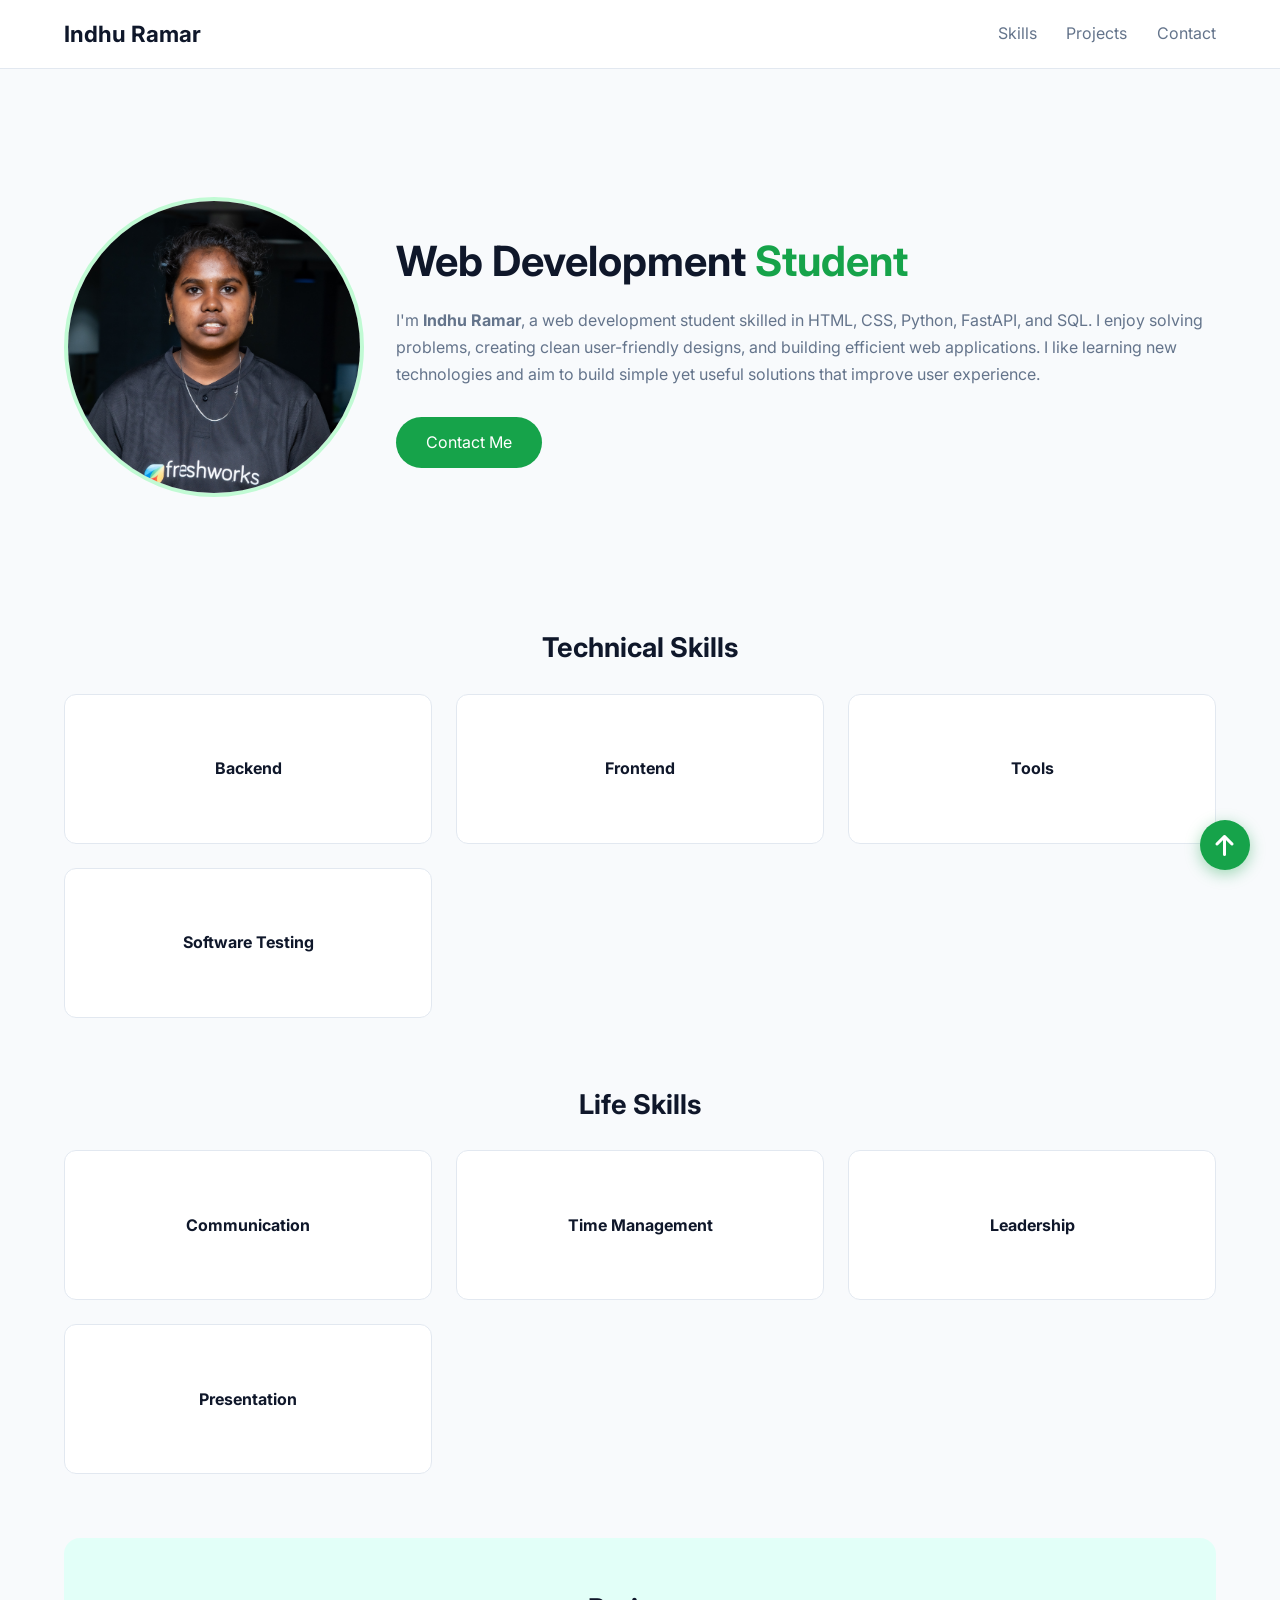
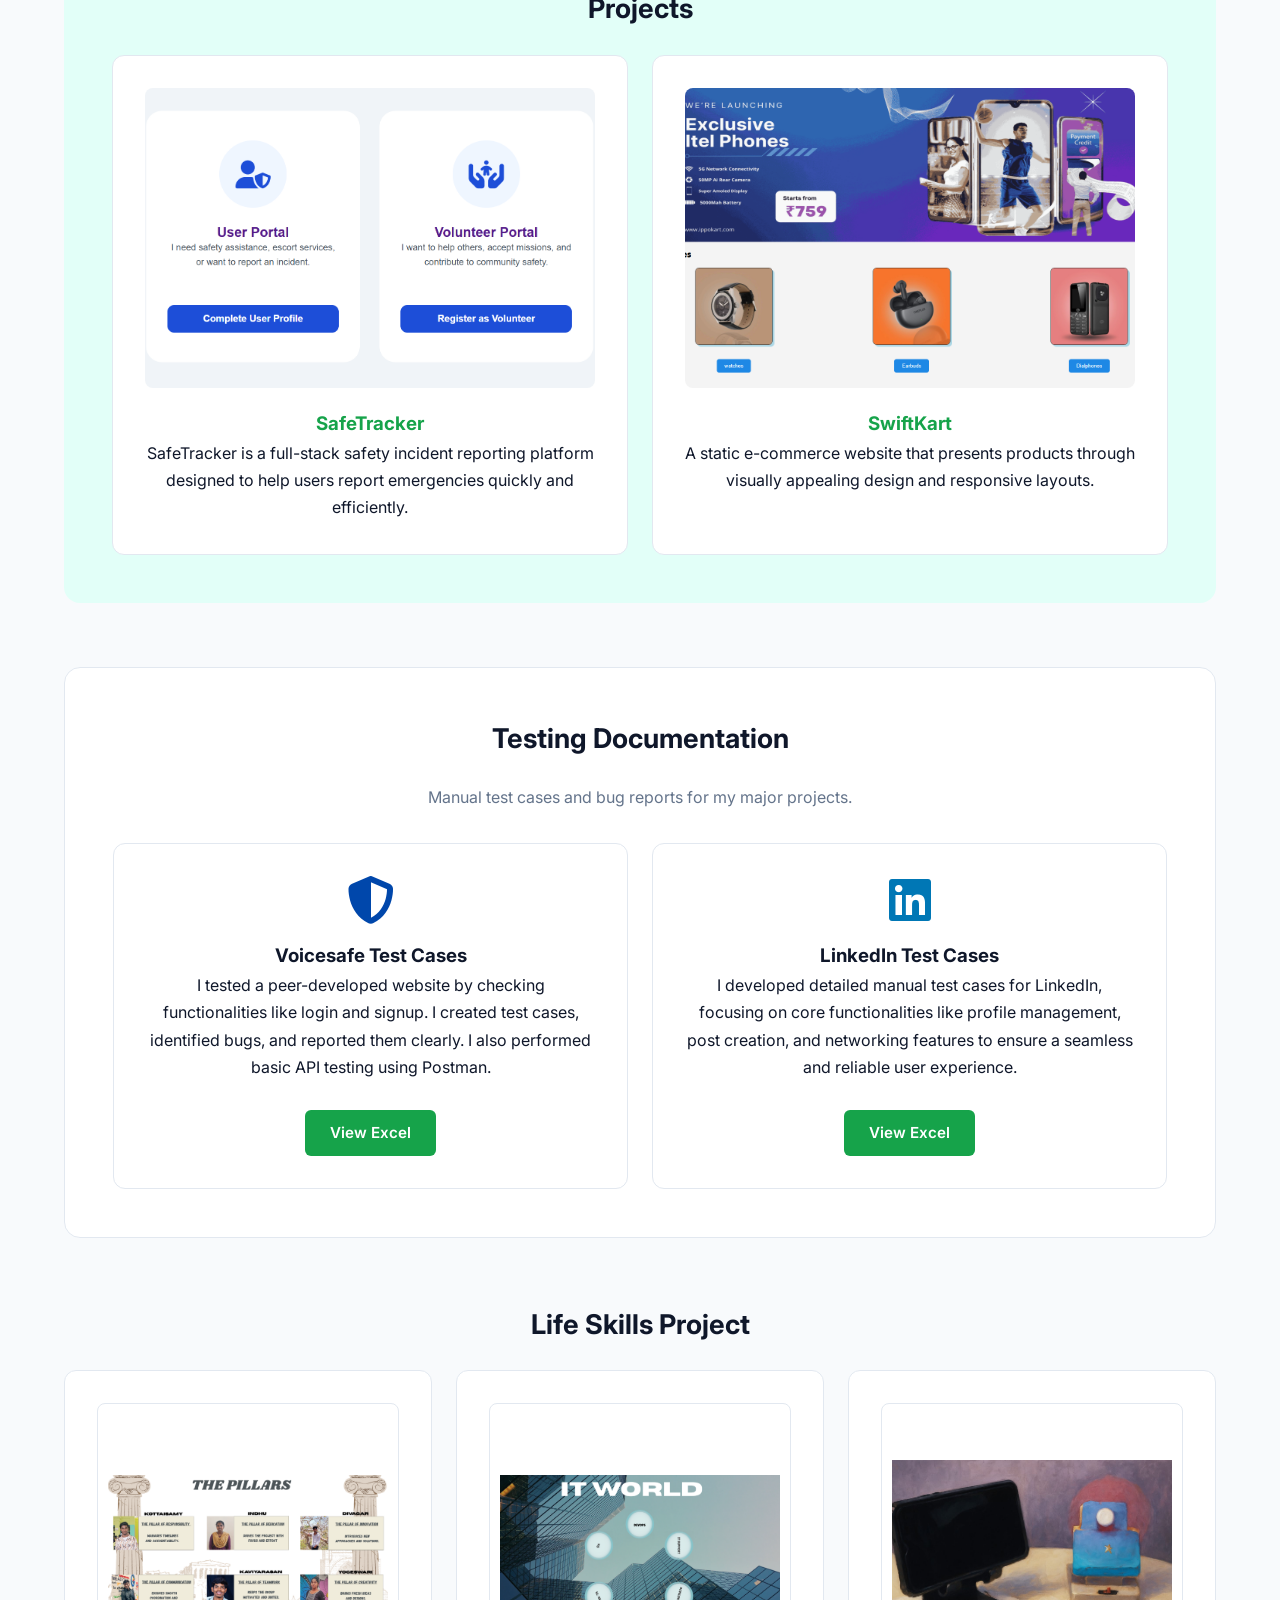
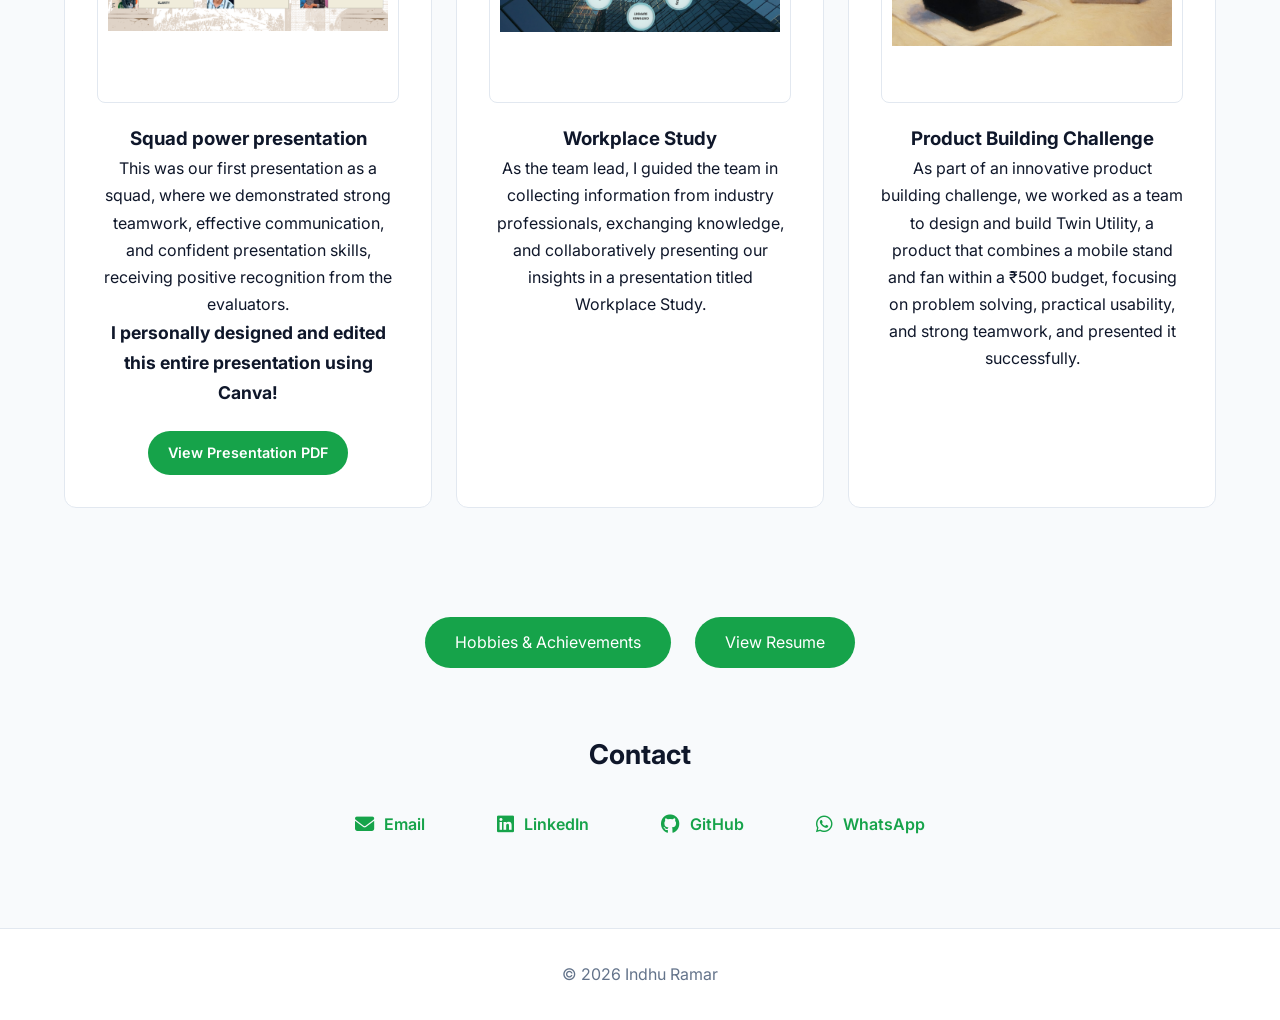
<file: index.html>
<!DOCTYPE html>
<html lang="en">

<head>
  <meta charset="UTF-8" />
  <meta name="viewport" content="width=device-width, initial-scale=1.0" />
  <title>Indhu Ramar | Portfolio</title>
  <link rel="icon" type="image/jpeg" href="images/profile.jpg" />

  <!-- Google Fonts -->
  <link href="https://fonts.googleapis.com/css2?family=Inter:wght@400;500;600;700&display=swap" rel="stylesheet" />

  <!-- Font Awesome -->
  <link rel="stylesheet" href="https://cdnjs.cloudflare.com/ajax/libs/font-awesome/6.4.0/css/all.min.css" />
  <link rel="stylesheet" href="./style.css?v=5" />
</head>

<body>
  <!-- NAVBAR -->
  <nav>
    <div class="container nav_content">
      <div class="logo">Indhu Ramar</div>
      <div class="nav_links">
        <a href="#skills">Skills</a>
        <a href="#projects">Projects</a>
        <a href="#contact">Contact</a>
      </div>
    </div>
  </nav>

  <main class="container">
    <!-- HERO SECTION -->
    <section class="hero">
      <img src="./images/profile.jpg" alt="Indhu Ramar" />
      <div>
        <h1>Web Development <span>Student</span></h1>
        <p>
          I'm <strong>Indhu Ramar</strong>, a web development student skilled
          in HTML, CSS, Python, FastAPI, and SQL. I enjoy solving problems,
          creating clean user-friendly designs, and building efficient web
          applications. I like learning new technologies and aim to build
          simple yet useful solutions that improve user experience.
        </p>
        <a href="#contact" class="btn">Contact Me</a>
      </div>
    </section>

    <div class="skill">
      <!-- TECHNICAL SKILLS -->
      <section id="skills">
        <h2>Technical Skills</h2>
        <div class="grid">
          <!-- Backend -->
          <div class="flip_card">
            <div class="flip_card_inner">
              <div class="flip_card_front">
                <strong>Backend</strong>
              </div>
              <div class="flip_card_back">
                <div class="skill_item">
                  <div class="skill_info">
                    <span><i class="fa-brands fa-python"></i> Python</span>
                  </div>
                </div>
                <div class="skill_item">
                  <div class="skill_info">
                    <span><i class="fa-solid fa-bolt"></i> FastAPI</span>
                  </div>
                </div>
                <div class="skill_item">
                  <div class="skill_info">
                    <span><i class="fa-solid fa-database"></i> SQL</span>
                  </div>
                </div>
              </div>
            </div>
          </div>

          <!-- Frontend -->
          <div class="flip_card">
            <div class="flip_card_inner">
              <div class="flip_card_front">
                <strong>Frontend</strong>
              </div>
              <div class="flip_card_back">
                <div class="skill_item">
                  <div class="skill_info">
                    <span><i class="fa-brands fa-html5"></i> HTML</span>
                  </div>
                </div>
                <div class="skill_item">
                  <div class="skill_info">
                    <span><i class="fa-brands fa-css3-alt"></i> CSS</span>
                  </div>
                </div>
                <div class="skill_item">
                  <div class="skill_info">
                    <span><i class="fa-brands fa-js"></i> JavaScript</span>
                  </div>
                </div>
              </div>
            </div>
          </div>

          <!-- Tools -->
          <div class="flip_card">
            <div class="flip_card_inner">
              <div class="flip_card_front">
                <strong>Tools</strong>
              </div>
              <div class="flip_card_back">
                <div style="display: grid; grid-template-columns: 1fr 1fr; gap: 5px; width: 100%;">
                  <div class="skill_item" style="margin-bottom: 0;">
                    <div class="skill_info" style="margin-bottom: 0;">
                      <span><i class="fa-brands fa-github"></i> GitHub</span>
                    </div>
                  </div>
                  <div class="skill_item" style="margin-bottom: 0;">
                    <div class="skill_info" style="margin-bottom: 0;">
                      <span><i class="fa-brands fa-figma"></i> Figma</span>
                    </div>
                  </div>
                  <div class="skill_item" style="margin-bottom: 0;">
                    <div class="skill_info" style="margin-bottom: 0;">
                      <span><i class="fa-solid fa-code"></i> VS Code</span>
                    </div>
                  </div>
                  <div class="skill_item" style="margin-bottom: 0;">
                    <div class="skill_info" style="margin-bottom: 0;">
                      <span><i class="fa-solid fa-paper-plane"></i> Postman</span>
                    </div>
                  </div>
                  <div class="skill_item" style="margin-bottom: 0;">
                    <div class="skill_info" style="margin-bottom: 0;">
                      <span><i class="fa-solid fa-masks-theater"></i> Playwright</span>
                    </div>
                  </div>
                  <div class="skill_item" style="margin-bottom: 0;">
                    <div class="skill_info" style="margin-bottom: 0;">
                      <span><i class="fa-solid fa-caret-up"></i> Vercel</span>
                    </div>
                  </div>
                </div>
              </div>
            </div>
          </div>

          <!-- Testing -->
          <div class="flip_card">
            <div class="flip_card_inner">
              <div class="flip_card_front">
                <strong>Software Testing</strong>
              </div>
              <div class="flip_card_back">
                <div class="skill_item">
                  <div class="skill_info">
                    <span><i class="fa-solid fa-vial"></i> Manual Testing</span>
                  </div>
                </div>
                <div class="skill_item">
                  <div class="skill_info">
                    <span><i class="fa-solid fa-robot"></i> Automation</span>
                  </div>
                </div>
                <div class="skill_item">
                  <div class="skill_info">
                    <span><i class="fa-solid fa-bug"></i> Bug Reporting</span>
                  </div>
                </div>
              </div>
            </div>
          </div>
        </div>
      </section>

      <!-- LIFE SKILLS -->
      <section>
        <h2>Life Skills</h2>
        <div class="grid">
          <div class="flip_card">
            <div class="flip_card_inner">
              <div class="flip_card_front">
                <strong>Communication</strong>
              </div>
              <div class="flip_card_back">
                <i class="fa-solid fa-comments" style="font-size: 2rem; margin-bottom: 10px; color: #fff;"></i>
                <strong>Communication</strong>
                <span>70%</span>
                <div class="progress_bar_container">
                  <div class="progress_fill" style="width: 70%"></div>
                </div>
              </div>
            </div>
          </div>

          <div class="flip_card">
            <div class="flip_card_inner">
              <div class="flip_card_front">
                <strong>Time Management</strong>
              </div>
              <div class="flip_card_back">
                <i class="fa-solid fa-hourglass-half" style="font-size: 2rem; margin-bottom: 10px; color: #fff;"></i>
                <strong>Time Management</strong>
                <span>70%</span>
                <div class="progress_bar_container">
                  <div class="progress_fill" style="width: 70%"></div>
                </div>
              </div>
            </div>
          </div>

          <div class="flip_card">
            <div class="flip_card_inner">
              <div class="flip_card_front">
                <strong>Leadership</strong>
              </div>
              <div class="flip_card_back">
                <i class="fa-solid fa-users-gear" style="font-size: 2rem; margin-bottom: 10px; color: #fff;"></i>
                <strong>Leadership</strong>
                <span>70%</span>
                <div class="progress_bar_container">
                  <div class="progress_fill" style="width: 70%"></div>
                </div>
              </div>
            </div>
          </div>

          <div class="flip_card">
            <div class="flip_card_inner">
              <div class="flip_card_front">
                <strong>Presentation</strong>
              </div>
              <div class="flip_card_back">
                <i class="fa-solid fa-person-chalkboard" style="font-size: 2rem; margin-bottom: 10px; color: #fff;"></i>
                <strong>Presentation</strong>
                <span>70%</span>
                <div class="progress_bar_container">
                  <div class="progress_fill" style="width: 70%"></div>
                </div>
              </div>
            </div>
          </div>
        </div>
      </section>
    </div>

    <!-- PROJECTS -->
    <section id="projects" class="soft_bg">
      <h2>Projects</h2>
      <div class="grid">
        <div class="card">
          <a href="https://safe-tracker-full-stack.vercel.app/" target="_blank" class="project-link">
<img 
  src="https://rbindhu130-glitch.github.io/portfolio/images/safetracker.png"
  alt="SafeTracker Project"
  class="project-img"
/>
            <h3>SafeTracker</h3>
          </a>
          <p>
            SafeTracker is a full-stack safety incident reporting platform
            designed to help users report emergencies quickly and efficiently.
          </p>
        </div>

        <div class="card">
          <a href="https://rbindhu130-glitch.github.io/static_swiftcart/" target="_blank" class="project-link">
            <img src="images/swiftkart.png" alt="SwiftKart Project" class="project-img" />
            <h3>SwiftKart</h3>
          </a>
          <p>
            A static e-commerce website that presents products through
            visually appealing design and responsive layouts.
          </p>
        </div>
      </div>
    </section>

    <!-- TESTING PROJECTS -->
    <section id="testing_docs" class="soft_bg" style="margin-top: 4rem; background: #fff; border: 1px solid var(--border);">
      <h2 style="text-align: center">Testing Documentation</h2>
      <p style="text-align: center; color: var(--muted); margin-bottom: 2rem;">Manual test cases and bug reports for my major projects.</p>
      <div class="grid">
        <div class="card">
          <i class="fa-solid fa-shield-halved" style="font-size: 3rem; color: #0047AB; margin-bottom: 1rem;"></i>
          <h3>Voicesafe Test Cases</h3>
          <p>I tested a peer-developed website by checking functionalities like login and signup. I created test cases, identified bugs, and reported them clearly. I also performed basic API testing using Postman.</p>
          <a href="https://docs.google.com/spreadsheets/d/1OZt_3mrUD1_7qeNckOaOy7QvDDAC1AENZlRCYcIxhU0/edit?usp=sharing" target="_blank" class="btn" style="background: var(--accent-green); color: #fff !important; padding: 10px 25px; font-size: 0.95rem; border-radius: 6px;">View Excel</a>
        </div>

        <div class="card">
          <i class="fa-brands fa-linkedin" style="font-size: 3rem; color: #0077b5; margin-bottom: 1rem;"></i>
          <h3>LinkedIn Test Cases</h3>
          <p>I developed detailed manual test cases for LinkedIn, focusing on core functionalities like profile management, post creation, and networking features to ensure a seamless and reliable user experience.</p>
          <a href="https://docs.google.com/spreadsheets/d/1JrEQK1cEK1GLWD-8g2ZLKQZixShwOcOtOJagkWiOR80/edit?usp=sharing" target="_blank" class="btn" style="background: var(--accent-green); color: #fff !important; padding: 10px 25px; font-size: 0.95rem; border-radius: 6px;">View Excel</a>
        </div>
      </div>
    </section>

    <!-- LIFE SKILLS PROJECTS -->
    <section id="life_skills">
      <h2 style="text-align: center">Life Skills Project</h2>
      <div class="grid">
        <div class="card">
          <img src="images/project1.png" alt="IT World Map" class="project-img" />
          <h3>Squad power presentation</h3>
          <p>This was our first presentation as a squad, where we demonstrated strong teamwork, effective communication,
            and confident presentation skills, receiving positive recognition from the evaluators. <strong>I personally designed and edited this entire presentation using Canva!</strong></p>
          <a href="./SquadPower.pdf" target="_blank" class="btn" style="margin-top: 15px; display: inline-block; padding: 10px 20px; font-size: 0.9rem; color: white !important;">View Presentation PDF</a>
        </div>

        <div class="card">
          <img src="./images/project2.png" alt="Project Pillars" class="project-img" />
          <h3>Workplace Study</h3>
          <p>As the team lead, I guided the team in collecting information from industry professionals, exchanging
            knowledge, and collaboratively presenting our insights in a presentation titled Workplace Study.</p>
        </div>

        <div class="card">
          <img src="./images/project3.jpeg" alt="Life Skill Concept" class="project-img" />
          <h3>Product Building Challenge</h3>
          <p>As part of an innovative product building challenge, we worked as a team to design and build Twin Utility,
            a product that combines a mobile stand and fan within a ₹500 budget, focusing on problem solving, practical
            usability, and strong teamwork, and presented it successfully.</p>
        </div>
      </div>
    </section>
    <div class="more" style="display: flex; justify-content: center; gap: 1.5rem; flex-wrap: wrap;">
      <a href="./hobbies.html" class="btn">Hobbies & Achievements</a>
      <a href="https://docs.google.com/document/d/1NGDghX465tv0pipl295mmdUm-Jv1igpM36LlhGF-H4c/edit?usp=sharing" class="btn" target="_blank">View Resume</a>
    </div>

    <!-- CONTACT -->
    <section id="contact">
      <h2 style="text-align: center">Contact</h2>
      <div class="contact_links">
        <a href="mailto:rbindhu130@gmail.com"><i class="fa-solid fa-envelope"></i> Email</a>
        <a href="https://www.linkedin.com/in/indhu-r-717021374" target="_blank"><i class="fa-brands fa-linkedin"></i>
          LinkedIn</a>
        <a href="https://github.com/rbindhu130-glitch" target="_blank"><i class="fa-brands fa-github"></i> GitHub</a>
        <a href="https://wa.me/919043402074" target="_blank"><i class="fa-brands fa-whatsapp"></i> WhatsApp</a>
      </div>
    </section>
  </main>

  <!-- FOOTER -->
  <footer>
    <div class="container">&copy; 2026 Indhu Ramar</div>
  </footer>
  <!-- BACK TO TOP BUTTON -->
  <a href="#" class="back-to-top" id="backToTop">
    <i class="fa-solid fa-arrow-up"></i>
  </a>
</body>

</html>
</file>
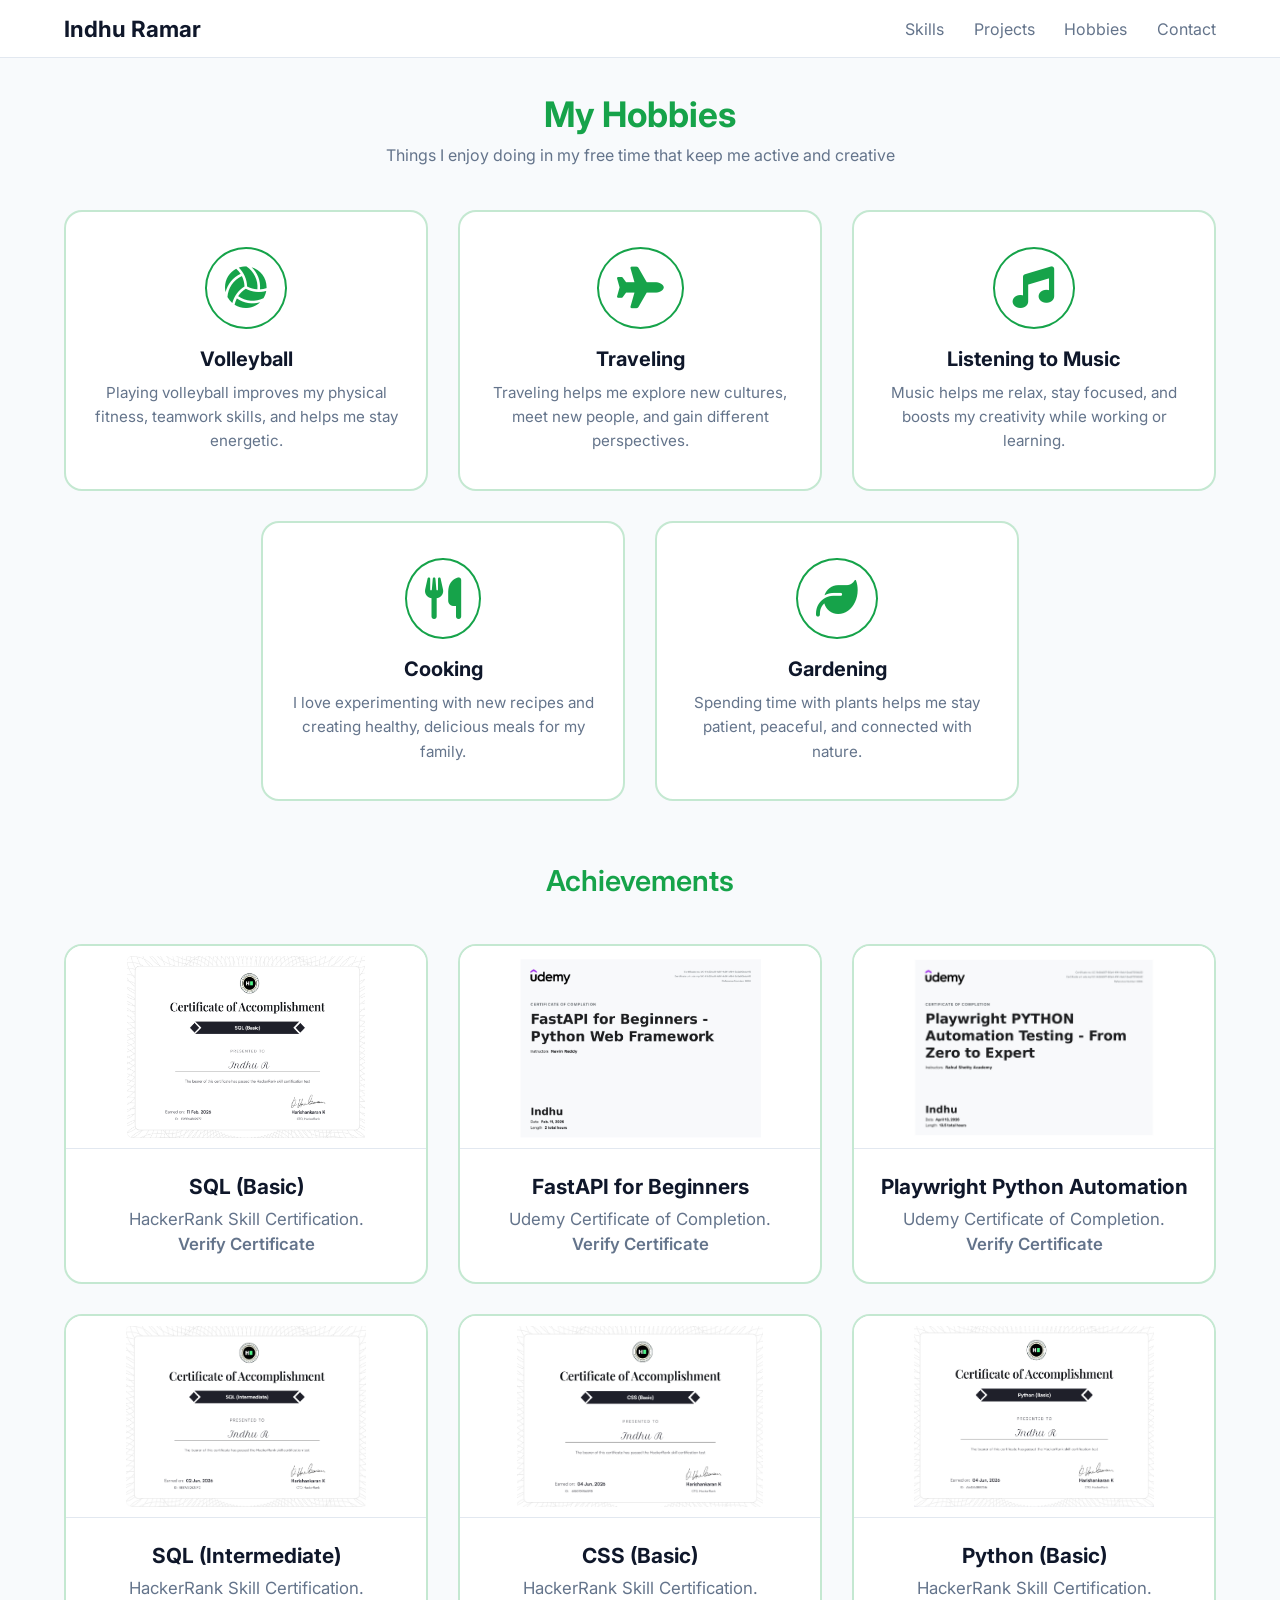
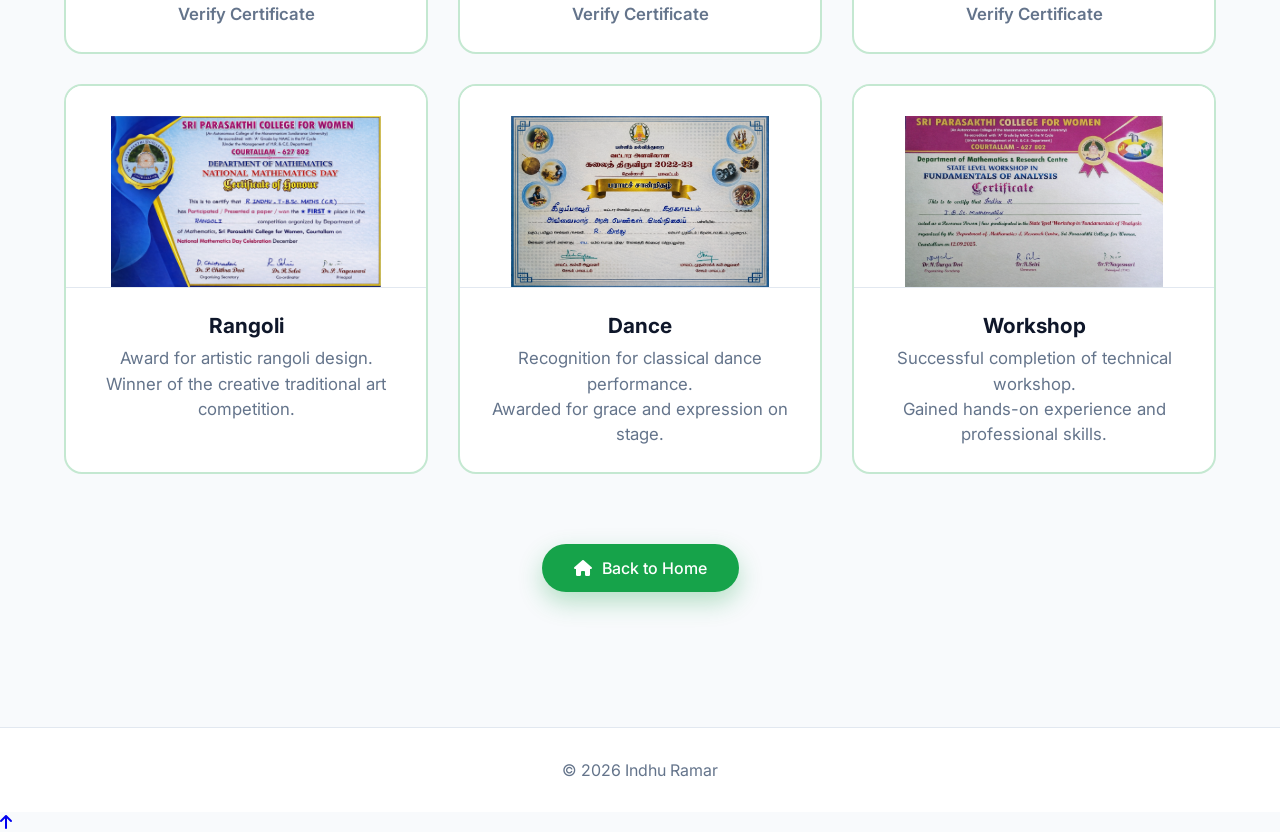
<file: hobbies.html>
<!DOCTYPE html>
<html lang="en">

<head>
  <meta charset="UTF-8" />
  <meta name="viewport" content="width=device-width, initial-scale=1.0" />
  <title>Hobbies | Indhu Ramar</title>
  <link rel="icon" type="image/jpeg" href="images/profile.jpg" />

  <link href="https://fonts.googleapis.com/css2?family=Inter:wght@400;500;600;700&display=swap" rel="stylesheet" />

  <link rel="stylesheet" href="https://cdnjs.cloudflare.com/ajax/libs/font-awesome/6.4.0/css/all.min.css" />
  <link rel="stylesheet" href="hobbies.css?v=7" />

  <style>
    /* Achievements heading styling */
    .achievements_heading {
      width: 100%;
      text-align: center;
      margin: 2rem 0 1rem 0;
      font-size: 1.8rem;
      color: #16a34a;
      font-weight: 600;
    }
  </style>
</head>

<body>
  <nav>
    <div class="container nav_content">
      <div class="logo">Indhu Ramar</div>
      <div class="nav_links">
        <a href="./index.html#skills">Skills</a>
        <a href="./index.html#projects">Projects</a>
        <a href="#">Hobbies</a>
        <a href="./index.html#contact">Contact</a>
      </div>
    </div>
  </nav>

  <main>
    <h2>My Hobbies</h2>
    <p class="subtitle">
      Things I enjoy doing in my free time that keep me active and creative
    </p>

    <div class="hobby_grid">
      <!-- First 3: Original Hobbies -->
      <div class="hobby_card">
        <i class="fa-solid fa-volleyball"></i>
        <h3>Volleyball</h3>
        <p>
          Playing volleyball improves my physical fitness, teamwork skills,
          and helps me stay energetic.
        </p>
      </div>

      <div class="hobby_card">
        <i class="fa-solid fa-plane"></i>
        <h3>Traveling</h3>
        <p>
          Traveling helps me explore new cultures, meet new people, and gain
          different perspectives.
        </p>
      </div>

      <div class="hobby_card">
        <i class="fa-solid fa-music"></i>
        <h3>Listening to Music</h3>
        <p>
          Music helps me relax, stay focused, and boosts my creativity while
          working or learning.
        </p>
      </div>

      <div class="hobby_card">
        <i class="fa-solid fa-utensils"></i>
        <h3>Cooking</h3>
        <p>
          I love experimenting with new recipes and creating healthy,
          delicious meals for my family.
        </p>
      </div>

      <div class="hobby_card">
        <i class="fa-solid fa-leaf"></i>
        <h3>Gardening</h3>
        <p>
          Spending time with plants helps me stay patient, peaceful,
          and connected with nature.
        </p>
      </div>

      <!-- Achievements Section Heading -->
      <h2 class="achievements_heading">Achievements</h2>

      <!-- Next 3: Achievements -->
      <div class="achievement_card">
        <div class="achievement_img_container">
          <img src="images/sql_basic_certificate.png" alt="HackerRank SQL Basic Certificate" class="achievement_img" style="object-fit: contain; padding: 10px;" />
        </div>
        <div class="achievement_content">
          <h3>SQL (Basic)</h3>
          <p>HackerRank Skill Certification.<br><a href="https://www.hackerrank.com/certificates/E2FE64B12977" target="_blank" style="color: var(--accent-green); text-decoration: none; font-weight: 600;">Verify Certificate</a></p>
        </div>
      </div>

      <div class="achievement_card">
        <div class="achievement_img_container">
          <img src="images/fastapi_certificate.png" alt="FastAPI Certificate" class="achievement_img" style="object-fit: contain; padding: 10px;" />
        </div>
        <div class="achievement_content">
          <h3>FastAPI for Beginners</h3>
          <p>Udemy Certificate of Completion.<br><a href="https://ude.my/UC-61c52ed0-fd5f-4c9f-bf84-5c2a00bdc4f2" target="_blank" style="color: var(--accent-green); text-decoration: none; font-weight: 600;">Verify Certificate</a></p>
        </div>
      </div>

      <div class="achievement_card">
        <div class="achievement_img_container">
          <img src="images/playwright_certificate.png" alt="Udemy Playwright Certificate" class="achievement_img" style="object-fit: contain; padding: 10px;" />
        </div>
        <div class="achievement_content">
          <h3>Playwright Python Automation</h3>
          <p>Udemy Certificate of Completion.<br><a href="https://ude.my/UC-9c8db5f7-80a4-4f41-9eb1-2eab7210db32" target="_blank" style="color: var(--accent-green); text-decoration: none; font-weight: 600;">Verify Certificate</a></p>
        </div>
      </div>

      <div class="achievement_card">
        <div class="achievement_img_container">
          <img src="images/sql_certificate.png" alt="HackerRank SQL Certificate" class="achievement_img" style="object-fit: contain; padding: 10px;" />
        </div>
        <div class="achievement_content">
          <h3>SQL (Intermediate)</h3>
          <p>HackerRank Skill Certification.<br><a href="https://www.hackerrank.com/certificates/BE57AE2434FD" target="_blank" style="color: var(--accent-green); text-decoration: none; font-weight: 600;">Verify Certificate</a></p>
        </div>
      </div>

      <div class="achievement_card">
        <div class="achievement_img_container">
          <img src="images/css_basic_certificate.png" alt="HackerRank CSS Basic Certificate" class="achievement_img" style="object-fit: contain; padding: 10px;" />
        </div>
        <div class="achievement_content">
          <h3>CSS (Basic)</h3>
          <p>HackerRank Skill Certification.<br><a href="https://www.hackerrank.com/certificates/6155759565FB" target="_blank" style="color: var(--accent-green); text-decoration: none; font-weight: 600;">Verify Certificate</a></p>
        </div>
      </div>

      <div class="achievement_card">
        <div class="achievement_img_container">
          <img src="images/python_basic_certificate.png" alt="HackerRank Python Basic Certificate" class="achievement_img" style="object-fit: contain; padding: 10px;" />
        </div>
        <div class="achievement_content">
          <h3>Python (Basic)</h3>
          <p>HackerRank Skill Certification.<br><a href="https://www.hackerrank.com/certificates/A64363BB7516" target="_blank" style="color: var(--accent-green); text-decoration: none; font-weight: 600;">Verify Certificate</a></p>
        </div>
      </div>

      <div class="achievement_card">
        <div class="achievement_img_container">
          <img src="images/certificate1.png" alt="Rangoli" class="achievement_img" />
        </div>
        <div class="achievement_content">
          <h3>Rangoli</h3>
          <p>Award for artistic rangoli design.<br>Winner of the creative traditional art competition.</p>
        </div>
      </div>

      <div class="achievement_card">
        <div class="achievement_img_container">
          <img src="images/cartificate3.png" alt="Dance" class="achievement_img" />
        </div>
        <div class="achievement_content">
          <h3>Dance</h3>
          <p>Recognition for classical dance performance.<br>Awarded for grace and expression on stage.</p>
        </div>
      </div>

      <div class="achievement_card">
        <div class="achievement_img_container">
          <img src="images/certificate4.png" alt="Workshop" class="achievement_img" />
        </div>
        <div class="achievement_content">
          <h3>Workshop</h3>
          <p>Successful completion of technical workshop.<br>Gained hands-on experience and professional skills.</p>
        </div>
      </div>
    </div>

    <div class="back_home">
      <a href="./index.html">
        <i class="fa-solid fa-house"></i> Back to Home
      </a>
    </div>

  </main>

  <footer>
    <div class="container">&copy; 2026 Indhu Ramar</div>
  </footer>
  <!-- BACK TO TOP BUTTON -->
  <a href="#" class="back-to-top" id="backToTop">
    <i class="fa-solid fa-arrow-up"></i>
  </a>
</body>

</html>
</file>
<file: style.css>
html {
  scroll-behavior: smooth;
}

:root {
  --bg: #f8fafc;
  --text: #0f172a;
  --muted: #64748b;
  --border: #e2e8f0;
  --accent-green: #16a34a;
  --accent-green-soft: #c1fad4;
  --soft: #e2fff8;
}

* {
  margin: 0;
  padding: 0;
  box-sizing: border-box;
}

body {
  font-family: "Inter", sans-serif;
  background: var(--bg);
  color: var(--text);
  line-height: 1.7;
}

.container {
  width: 100%;
  padding: 0 5%;
  box-sizing: border-box;
}

nav {
  background: #fff;
  border-bottom: 1px solid var(--border);
  padding: 15px 0;
}

.nav_content {
  display: flex;
  justify-content: space-between;
  align-items: center;
}

.logo {
  font-weight: 700;
  font-size: 1.4rem;
}

.nav_links a {
  margin-left: 1.6rem;
  text-decoration: none;
  color: var(--muted);
  transition: 0.3s ease;
}

.nav_links a:hover {
  color: var(--accent-green);
}

.hero {
  display: flex;
  align-items: center;
  gap: 2rem;
  padding: 4rem 0;
}

.hero img {
  width: 300px;
  height: 300px;
  border-radius: 50%;
  object-fit: cover;
  border: 4px solid var(--accent-green-soft);
}

.hero h1 {
  font-size: 2.6rem;
}

.hero span {
  color: var(--accent-green);
}

.hero p {
  color: var(--muted);
  margin-top: 10px;
}

.btn {
  display: inline-block;
  margin-top: 1.8rem;
  padding: 12px 30px;
  background: var(--accent-green);
  color: #fff;
  text-decoration: none;
  border-radius: 8px;
  transition: 0.3s ease;
}

.btn:hover {
  background: var(--accent-green-soft);
  color: var(--accent-green);
  transform: translateY(-2px);
}

.btn-outline {
  background: transparent;
  color: var(--accent-green);
  border: 2px solid var(--accent-green);
  padding: 10px 28px;
}

.btn-outline:hover {
  background: var(--accent-green);
  color: #fff;
}

section {
  margin-top: 4rem;
  opacity: 0;
  transform: translateY(30px);
  animation: fadeUp 0.8s ease forwards;
}

@keyframes fadeUp {
  from {
    opacity: 0;
    transform: translateY(30px);
  }

  to {
    opacity: 1;
    transform: translateY(0);
  }
}

section:nth-child(1) {
  animation-delay: 0.1s;
}

section:nth-child(2) {
  animation-delay: 0.3s;
}

section:nth-child(3) {
  animation-delay: 0.5s;
}

section:nth-child(4) {
  animation-delay: 0.7s;
}

section:nth-child(5) {
  animation-delay: 0.9s;
}

section h2 {
  font-size: 1.7rem;
  margin-bottom: 1.4rem;
}

.grid {
  display: grid;
  grid-template-columns: repeat(auto-fit, minmax(280px, 1fr));
  gap: 1.5rem;
}

.card {
  background: #fff;
  border: 1px solid var(--border);
  padding: 2rem;
  border-radius: 12px;
  transition: 0.3s ease;
  text-align: center;
}

.card:hover {
  background: var(--accent-green-soft);
  transform: translateY(-6px);
  box-shadow: 0 12px 25px rgba(22, 163, 74, 0.15);
}

.card strong {
  display: block;
  margin-bottom: 8px;
  font-size: 1.1rem;
}

.card a {
  text-decoration: none;
  color: var(--accent-green);
  font-weight: 600;
}

.soft_bg {
  background: var(--soft);
  padding: 3rem;
  border-radius: 16px;
  text-align: center;
}

.contact_links {
  display: flex;
  justify-content: center;
  gap: 2rem;
  margin-top: 1rem;
}

.contact_links a {
  text-decoration: none;
  color: var(--accent-green);
  font-weight: 600;
  padding: 10px 20px;
  border-radius: 6px;
  transition: 0.3s ease;
  display: flex;
  align-items: center;
  gap: 10px;
}

.contact_links i {
  font-size: 1.2rem;
}

.contact_links a:hover {
  background: var(--accent-green-soft);
  transform: translateY(-2px);
}


footer {
  margin-top: 5rem;
  border-top: 1px solid var(--border);
  padding: 2rem 0;
  text-align: center;
  color: var(--muted);
  background: #fff;
}

.flip_card {
  background-color: transparent;
  width: 100%;
  height: 150px;
  perspective: 1000px;
}

.flip_card_inner {
  position: relative;
  width: 100%;
  height: 100%;
  text-align: center;
  transition: transform 0.6s;
  transform-style: preserve-3d;
}

.flip_card:hover .flip_card_inner {
  transform: rotateY(180deg);
}

.flip_card_front,
.flip_card_back {
  position: absolute;
  width: 100%;
  height: 100%;
  backface-visibility: hidden;
  border-radius: 12px;
  display: flex;
  flex-direction: column;
  justify-content: center;
  align-items: center;
  border: 1px solid var(--border);
  padding: 10px;
}

.flip_card_front {
  background-color: #fff;
  color: var(--text);
}

.flip_card_back {
  background-color: var(--accent-green-soft);
  color: var(--text);
  transform: rotateY(180deg);
  padding: 20px;
  text-align: center;
  align-items: center;
}

.skill_item {
  width: 100%;
  margin-bottom: 10px;
}

.skill_info {
  display: flex;
  justify-content: center;
  font-size: 0.85rem !important;
  font-weight: 600;
  margin-bottom: 8px;
  width: 100%;
}

.skill_info span i {
  margin-right: 8px;
}

/* Skill Icon Colors */
.skill_info span .fa-python { color: #3776AB !important; }
.skill_info span .fa-bolt { color: #009688 !important; }
.skill_info span .fa-database { color: #00758F !important; }
.skill_info span .fa-html5 { color: #E34F26 !important; }
.skill_info span .fa-css3-alt { color: #1572B6 !important; }
.skill_info span .fa-js { color: #d6b802 !important; }
.skill_info span .fa-github { color: #181717 !important; }
.skill_info span .fa-figma { color: #F24E1E !important; }
.skill_info span .fa-code { color: #007ACC !important; }
.skill_info span .fa-paper-plane { color: #FF6C37 !important; }
.skill_info span .fa-masks-theater { color: #2EAD33 !important; }
.skill_info span .fa-caret-up { color: #000000 !important; }
.skill_info span .fa-vial { color: #E91E63 !important; }
.skill_info span .fa-robot { color: #607D8B !important; }
.skill_info span .fa-bug { color: #F44336 !important; }

.progress_bar_container {
  width: 100%;
  background: #fff;
  border-radius: 10px;
  height: 8px;
  margin-top: 4px;
}

.progress_fill {
  background: var(--accent-green);
  height: 100%;
  border-radius: 10px;
}

.flip_card_front i {
  font-size: 1.5rem;
  color: var(--accent-green);
  margin-bottom: 5px;
}

.more {
  text-align: center;
  margin-top: 80px;
}

.btn {
  padding: 12px 30px;
  border-radius: 40px;
}

.project-img {
  width: 100%;
  height: 300px;
  object-fit: cover;
  border-radius: 8px;
  margin-bottom: 12px;
  background: #e2e8f0;
}

#life_skills .project-img {
  object-fit: contain;
  background: #fff;
  padding: 10px;
  border: 1px solid var(--border);
}

.skill {
  text-align: center;
}

/* BACK TO TOP BUTTON */
.back-to-top {
  position: fixed;
  bottom: 30px;
  right: 30px;
  background: var(--accent-green);
  color: #fff;
  width: 50px;
  height: 50px;
  border-radius: 50%;
  display: flex;
  justify-content: center;
  align-items: center;
  text-decoration: none;
  font-size: 1.5rem;
  box-shadow: 0 4px 15px rgba(22, 163, 74, 0.4);
  transition: 0.3s ease;
  z-index: 999;
}

.back-to-top:hover {
  background: #22c55e;
  transform: translateY(-5px);
  box-shadow: 0 6px 20px rgba(22, 163, 74, 0.6);
}

/* MEDIA QUERIES */
/* Mobile Devices (up to 600px) */
@media (max-width: 600px) {
  .hero {
    flex-direction: column;
    text-align: center;
    gap: 1.5rem;
  }

  .hero img {
    width: 200px;
    height: 200px;
  }

  .hero h1 {
    font-size: 2rem;
  }

  .hero p {
    font-size: 0.9rem;
  }

  nav .nav_links a {
    margin-left: 1rem;
    font-size: 0.9rem;
  }

  .grid {
    grid-template-columns: 1fr;
  }

  .soft_bg img {
    width: 100%;
    height: 100px;
  }

  .flip_card {
    height: 180px;
  }

  .project-img {
    height: 200px;
    width: 200px;
  }

  .btn {
    padding: 10px 20px;
    font-size: 0.9rem;
  }

  .contact_links {
    flex-direction: column;
    gap: 1rem;
  }
}

/* Tablets (601px – 1024px) */
@media (min-width: 601px) and (max-width: 1024px) {
  .hero {
    flex-direction: column;
    text-align: center;
    gap: 2rem;
  }

  .hero img {
    width: 250px;
    height: 250px;
  }

  .hero h1 {
    font-size: 2.2rem;
  }

  .hero p {
    font-size: 1rem;
  }

  .grid {
    grid-template-columns: repeat(auto-fit, minmax(250px, 1fr));
  }

  .project-img {
    height: 250px;
  }
}

/* --- CUSTOM SCROLLBAR --- */
::-webkit-scrollbar {
  width: 12px;
}
::-webkit-scrollbar-track {
  background: #f1f1f1;
}
::-webkit-scrollbar-thumb {
  background: var(--accent-green);
  border-radius: 6px;
  border: 3px solid #f1f1f1;
}
::-webkit-scrollbar-thumb:hover {
  background: #2E7D32;
}
</file>
<file: hobbies.css>
:root {
  --bg: #f8fafc;
  --text: #0f172a;
  --muted: #64748b;
  --border: #e2e8f0;
  --green: #16a34a;
  --green-soft: #c1fad4;
  --green-dark: #065f46;
}

* {
  margin: 0;
  padding: 0;
  box-sizing: border-box;
}

body {
  font-family: "Inter", sans-serif;
  background: var(--bg);
  color: var(--text);
}

/* ===== CONTAINER ===== */
.container {
  width: 100%;
  padding: 0 5%;
}

/* ===== NAVBAR ===== */
nav {
  background: #fff;
  border-bottom: 1px solid var(--border);
  padding: 15px 0;
}

.nav_content {
  display: flex;
  justify-content: space-between;
  align-items: center;
}

.logo {
  font-weight: 700;
  font-size: 1.4rem;
}

.nav_links a {
  margin-left: 1.6rem;
  text-decoration: none;
  color: var(--muted);
  transition: 0.3s ease;
}

.nav_links a:hover {
  color: var(--green);
}

/* ===== MAIN ===== */
main {
  padding: 35px 5%;
}

h2 {
  text-align: center;
  color: var(--green);
  font-size: 2.2rem;
  margin-bottom: 10px;
}

.subtitle {
  text-align: center;
  color: var(--muted);
  margin-bottom: 45px;
}

/* ===== HOBBY GRID ===== */
.hobby_grid {
  display: grid;
  grid-template-columns: repeat(auto-fit, minmax(280px, 1fr));
  gap: 30px;
  max-width: 1200px;
  margin: auto;
}

.hobby_card {
  background: #fff;
  border-radius: 18px;
  padding: 35px 25px;
  text-align: center;
  cursor: pointer;
  transition: 0.4s ease;
  position: relative;
  overflow: hidden;
  border: 2px solid rgba(22, 163, 74, 0.25);
  display: flex;
  flex-direction: column;
  align-items: center;
}

.hobby_card i {
  font-size: 2.6rem;
  color: var(--green);
  margin-bottom: 18px;
  transition: 0.4s ease;
  border: 2px solid var(--green);
  border-radius: 50%;
  padding: 18px;
  background: #fff;
}

.hobby_card h3 {
  font-size: 1.25rem;
  margin-bottom: 10px;
}

.hobby_card p {
  font-size: 0.95rem;
  color: var(--muted);
  line-height: 1.6;
}

.hobby_card:hover {
  background: var(--green-soft);
  transform: translateY(-12px) scale(1.04);
  box-shadow: 0 20px 40px rgba(22, 163, 74, 0.25);
}

.hobby_card:hover i {
  transform: rotate(10deg) scale(1.15);
  box-shadow: 0 0 0 6px rgba(22, 163, 74, 0.18);
}

/* ===== ACHIEVEMENTS ===== */
.achievement_section {
  display: grid;
  grid-template-columns: repeat(auto-fit, minmax(280px, 1fr));
  gap: 30px;
  max-width: 1200px;
  margin: 60px auto;
  text-align: center;
}

.achievements_heading {
  grid-column: 1 / -1;
  font-size: 2.2rem;
  font-weight: 700;
  margin-bottom: 25px;
  color: var(--green);
}

/* ===== ACHIEVEMENT CARD ===== */
.achievement_card {
  background: #fff;
  border-radius: 18px;
  cursor: pointer;
  transition: 0.4s ease;
  position: relative;
  overflow: hidden;
  border: 2px solid rgba(22, 163, 74, 0.25);
  display: flex;
  flex-direction: column;
}

/* IMAGE – NO CUT */
.achievement_img_container {
  width: 100%;
  aspect-ratio: 16 / 9;
  overflow: hidden;
  background: #fff;
  border-bottom: 1px solid var(--border);
}

.achievement_img {
  width: 100%;
  height: 100%;
  object-fit: contain;
  transition: 0.5s ease;
  background: #fff;
  padding-top: 30px;
}

/* CONTENT */
.achievement_content {
  padding: 25px;
  text-align: center;
}

.achievement_content h3 {
  transition: 0.3s ease;
  font-size: 1.3rem;
  margin-bottom: 8px;
}

.achievement_content p {
  color: var(--muted);
  transition: 0.3s ease;
  font-size: 1.05rem;
  line-height: 1.5;
}

/* 🔥 HOVER COLOR EFFECT */
.achievement_card::after {
  content: "";
  position: absolute;
  inset: 0;
  background: linear-gradient(135deg,
      rgba(22, 163, 74, 0.18),
      rgba(34, 197, 94, 0.18),
      rgba(134, 239, 172, 0.18));
  opacity: 0;
  transition: 0.4s ease;
  pointer-events: none;
}

.achievement_card:hover::after {
  opacity: 1;
}

.achievement_card:hover .achievement_img {
  transform: scale(1.05);
}

.achievement_card:hover .achievement_content h3 {
  color: var(--green);
}

.achievement_card:hover .achievement_content p {
  color: var(--green-dark);
}

.achievement_card:hover {
  transform: translateY(-10px);
  box-shadow: 0 20px 40px rgba(22, 163, 74, 0.25);
}

.back_home {
  display: flex;
  justify-content: center;
  margin-top: 70px;
}

.back_home a {
  display: inline-flex;
  align-items: center;
  gap: 10px;
  text-decoration: none;
  background: var(--green);
  color: #fff;
  padding: 14px 32px;
  border-radius: 30px;
  font-weight: 500;
  transition: 0.3s ease;
  box-shadow: 0 10px 25px rgba(22, 163, 74, 0.3);
}

.back_home a:hover {
  background: #22c55e;
  transform: translateY(-4px);
}

/* ===== FOOTER ===== */
footer {
  margin-top: 100px;
  border-top: 1px solid var(--border);
  padding: 2rem 0;
  text-align: center;
  color: var(--muted);
  background: #fff;
}

/* ===== RESPONSIVE ===== */
@media (min-width: 900px) {
  .hobby_grid {
    grid-template-columns: repeat(6, 1fr);
  }

  .hobby_card {
    grid-column: span 2;
  }

  .hobby_card:nth-child(4) {
    grid-column: 2 / span 2;
  }

  .hobby_card:nth-child(5) {
    grid-column: 4 / span 2;
  }

  .achievement_card {
    grid-column: span 2;
  }

  /* Removed centering rule to allow perfect 3x3 grid */


}

@media (max-width: 899px) {

  .hobby_grid,
  .achievement_section {
    grid-template-columns: 1fr;
  }
}

/* --- CUSTOM SCROLLBAR --- */
::-webkit-scrollbar {
  width: 12px;
}
::-webkit-scrollbar-track {
  background: #f1f1f1;
}
::-webkit-scrollbar-thumb {
  background: var(--green);
  border-radius: 6px;
  border: 3px solid #f1f1f1;
}
::-webkit-scrollbar-thumb:hover {
  background: #2E7D32;
}
</file>
